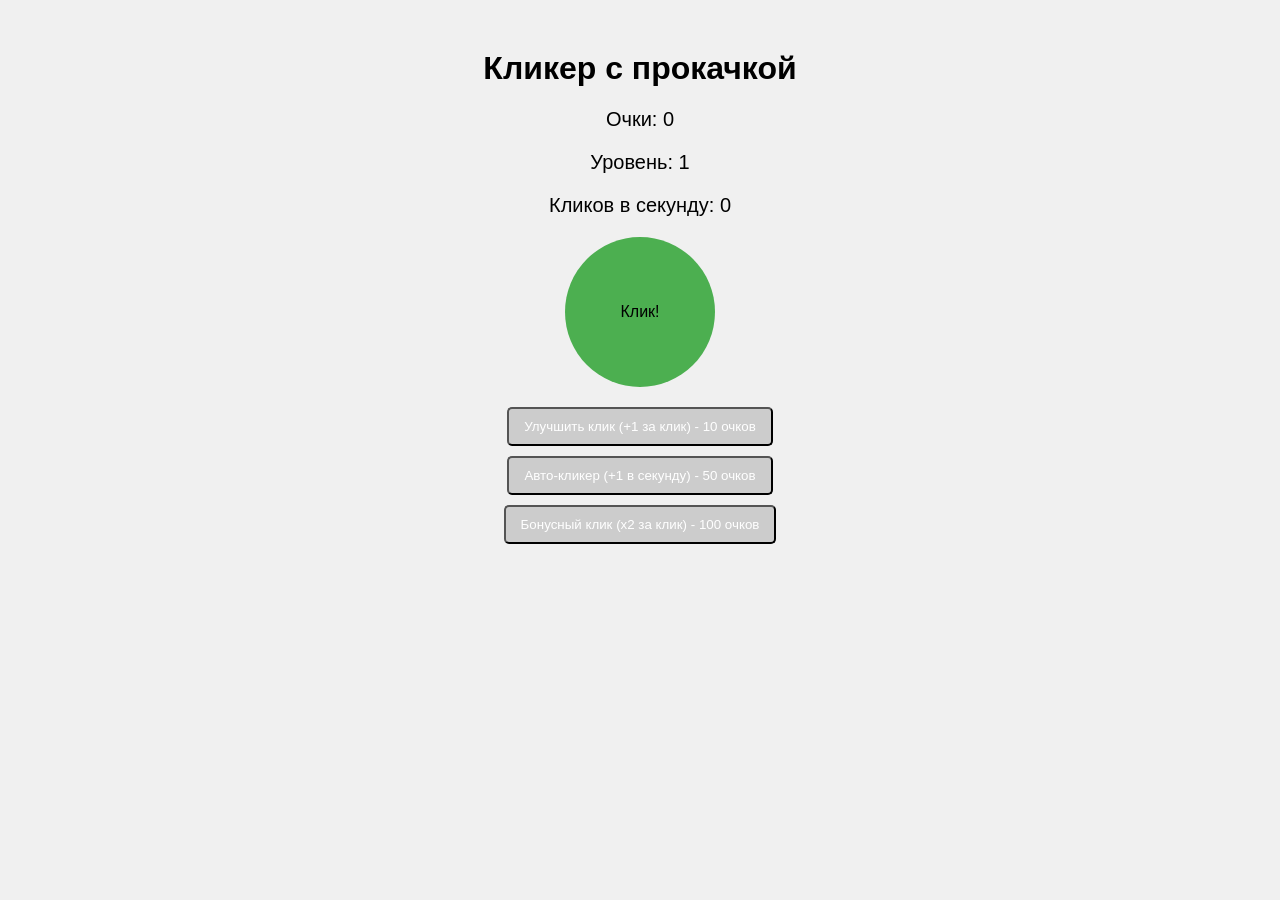
<file: Cliker.html>
<!DOCTYPE html>
<html lang="ru">
<head>
    <meta charset="UTF-8">
    <meta name="viewport" content="width=device-width, initial-scale=1.0">
    <title>Кликер с прокачкой</title>
    <style>
        body {
            font-family: Arial, sans-serif;
            text-align: center;
            margin-top: 50px;
            background-color: #f0f0f0;
            user-select: none; /* Отключаем выделение текста */
        }
        .clicker {
            width: 150px;
            height: 150px;
            margin: 20px auto;
            background-color: #4CAF50;
            border-radius: 50%;
            display: flex;
            justify-content: center;
            align-items: center;
            cursor: pointer;
            transition: transform 0.1s;
            user-select: none; /* Отключаем выделение текста */
        }
        .clicker:active {
            transform: scale(0.95);
        }
        .stats {
            margin: 20px 0;
            font-size: 20px;
        }
        .upgrades {
            display: flex;
            flex-direction: column;
            align-items: center;
            gap: 10px;
            margin-top: 20px;
        }
        .upgrade {
            background-color: #2196F3;
            color: white;
            padding: 10px 15px;
            border-radius: 5px;
            cursor: pointer;
            transition: background-color 0.3s;
            user-select: none; /* Отключаем выделение текста */
        }
        .upgrade:hover {
            background-color: #0b7dda;
        }
        .upgrade.disabled {
            background-color: #cccccc;
            cursor: not-allowed;
        }
    </style>
</head>
<body>
    <h1>Кликер с прокачкой</h1>
    <div class="stats">
        <p>Очки: <span id="score">0</span></p>
        <p>Уровень: <span id="level">1</span></p>
        <p>Кликов в секунду: <span id="clicksPerSecond">0</span></p>
    </div>
    <div class="clicker" onclick="clickButton()">
        <span id="clickerText">Клик!</span>
    </div>
    <div class="upgrades">
        <button class="upgrade" onclick="buyUpgrade(1)">Улучшить клик (+1 за клик) - 10 очков</button>
        <button class="upgrade" onclick="buyUpgrade(2)">Авто-кликер (+1 в секунду) - 50 очков</button>
        <button class="upgrade" onclick="buyUpgrade(3)">Бонусный клик (x2 за клик) - 100 очков</button>
    </div>

    <script>
        let score = 0;
        let level = 1;
        let clicksPerSecond = 0;
        let clickPower = 1;
        let autoClickInterval;
        let upgradeCosts = {
            1: 10,
            2: 50,
            3: 100
        };

        function updateDisplay() {
            document.getElementById('score').textContent = score;
            document.getElementById('level').textContent = level;
            document.getElementById('clicksPerSecond').textContent = clicksPerSecond;
            checkUpgradeAvailability();
        }

        function clickButton() {
            score += clickPower;
            updateDisplay();
            checkLevelUp();
        }

        function checkLevelUp() {
            if (score >= level * 100) {
                level++;
                updateDisplay();
            }
        }

        function buyUpgrade(upgradeId) {
            if (score >= upgradeCosts[upgradeId]) {
                score -= upgradeCosts[upgradeId];
                upgradeCosts[upgradeId] = Math.ceil(upgradeCosts[upgradeId] * 1.5);

                switch(upgradeId) {
                    case 1:
                        clickPower++;
                        document.querySelectorAll('.upgrade')[0].textContent =
                            `Улучшить клик (+1 за клик) - ${upgradeCosts[1]} очков`;
                        break;
                    case 2:
                        clicksPerSecond += 1;
                        document.querySelectorAll('.upgrade')[1].textContent =
                            `Авто-кликер (+1 в секунду) - ${upgradeCosts[2]} очков`;
                        if (!autoClickInterval) {
                            autoClickInterval = setInterval(() => {
                                score += clicksPerSecond;
                                updateDisplay();
                                checkLevelUp();
                            }, 1000);
                        }
                        break;
                    case 3:
                        clickPower *= 2;
                        document.querySelectorAll('.upgrade')[2].textContent =
                            `Бонусный клик (x2 за клик) - ${upgradeCosts[3]} очков`;
                        break;
                }
                updateDisplay();
            }
        }

        function checkUpgradeAvailability() {
            const upgrades = document.querySelectorAll('.upgrade');
            upgrades.forEach((upgrade, index) => {
                if (score >= upgradeCosts[index + 1]) {
                    upgrade.classList.remove('disabled');
                } else {
                    upgrade.classList.add('disabled');
                }
            });
        }

        // Инициализация
        updateDisplay();
        checkUpgradeAvailability();
    </script>
</body>
</html>
</file>
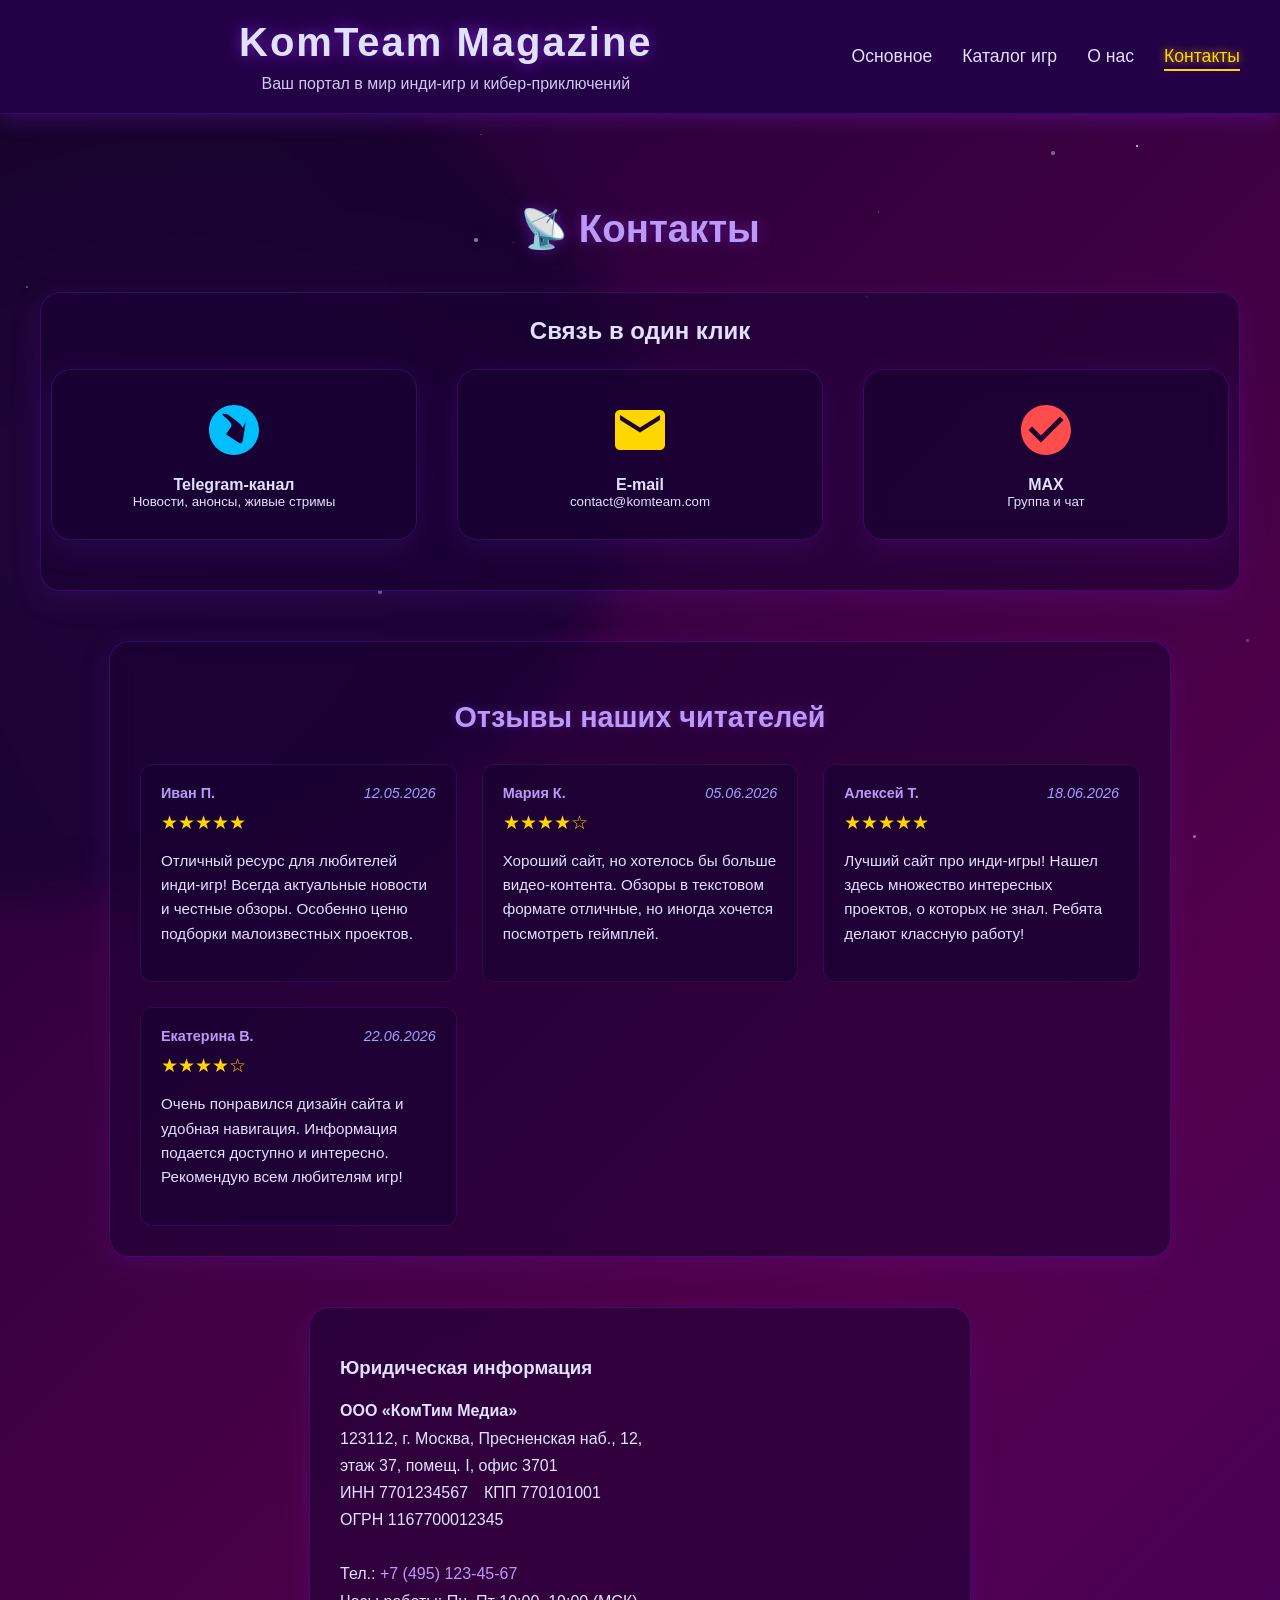
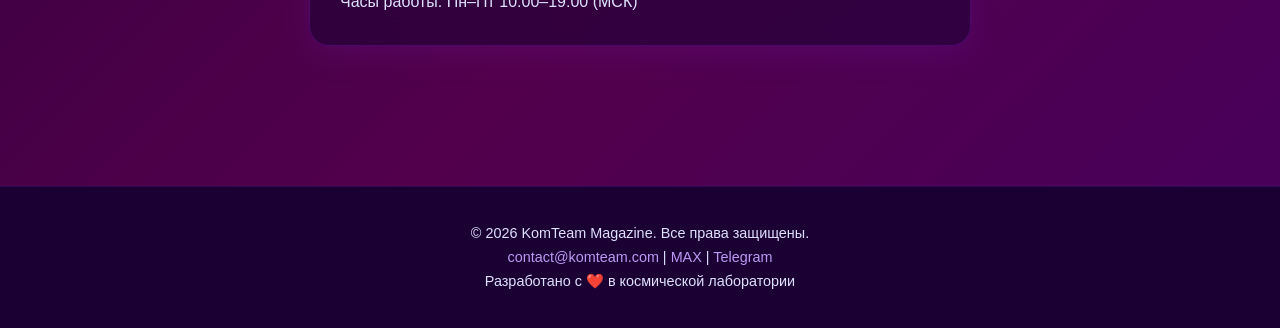
<file: Contacts.html>
<!DOCTYPE html>
<html lang="ru">
<head>
  <meta charset="UTF-8">
  <meta name="viewport" content="width=device-width, initial-scale=1.0">
  <title>Контакты — KomTeam Magazine</title>
  <link rel="stylesheet" href="Style.css">
</head>
<body>
  <script src="Script.js"></script>

  <!-- ГОЛОВА -->
  <header class="header">
    <div class="header-content">
      <div class="logo">
        <h1>KomTeam Magazine</h1>
        <p>Ваш портал в мир инди-игр и кибер-приключений</p>
      </div>
      <nav class="header-nav">
        <ul>
          <li><a href="Index.html">Основное</a></li>
          <li><a href="Catalog.html">Каталог игр</a></li>
          <li><a href="About.html">О нас</a></li>
          <li><a href="Contacts.html" class="active">Контакты</a></li>
        </ul>
      </nav>
    </div>
  </header>

  <!-- ТЕЛО -->
  <main class="contacts">
    <h2 class="contacts-title">📡 Контакты</h2>

    <!-- Быстрые каналы -->
    <section class="contacts-channels glass">
      <h3>Связь в один клик</h3>
      <div class="channels-grid">
        <a href="https://t.me/komteam" target="_blank" class="channel-card telegram">
          <span class="icon"></span>
          <strong>Telegram-канал</strong>
          <small>Новости, анонсы, живые стримы</small>
        </a>
        <a href="mailto:contact@komteam.com" class="channel-card email">
          <span class="icon"></span>
          <strong>E-mail</strong>
          <small>contact@komteam.com</small>
        </a>
        <a href="https://max.ru/komteam" target="_blank" class="channel-card max">
          <span class="icon"></span>
          <strong>MAX</strong>
          <small>Группа и чат</small>
        </a>
      </div>
    </section>

    <!-- Блок с отзывами пользователей -->
    <section class="contacts-reviews glass">
      <h3>Отзывы наших читателей</h3>
      <div class="reviews-grid">
        <div class="review-card">
          <div class="review-header">
            <span class="review-author">Иван П.</span>
            <span class="review-date">12.05.2026</span>
          </div>
          <div class="review-rating">★★★★★</div>
          <p class="review-text">Отличный ресурс для любителей инди-игр! Всегда актуальные новости и честные обзоры. Особенно ценю подборки малоизвестных проектов.</p>
        </div>
        <div class="review-card">
          <div class="review-header">
            <span class="review-author">Мария К.</span>
            <span class="review-date">05.06.2026</span>
          </div>
          <div class="review-rating">★★★★☆</div>
          <p class="review-text">Хороший сайт, но хотелось бы больше видео-контента. Обзоры в текстовом формате отличные, но иногда хочется посмотреть геймплей.</p>
        </div>
        <div class="review-card">
          <div class="review-header">
            <span class="review-author">Алексей Т.</span>
            <span class="review-date">18.06.2026</span>
          </div>
          <div class="review-rating">★★★★★</div>
          <p class="review-text">Лучший сайт про инди-игры! Нашел здесь множество интересных проектов, о которых не знал. Ребята делают классную работу!</p>
        </div>
        <div class="review-card">
          <div class="review-header">
            <span class="review-author">Екатерина В.</span>
            <span class="review-date">22.06.2026</span>
          </div>
          <div class="review-rating">★★★★☆</div>
          <p class="review-text">Очень понравился дизайн сайта и удобная навигация. Информация подается доступно и интересно. Рекомендую всем любителям игр!</p>
        </div>
      </div>
    </section>

    <!-- Адрес и реквизиты -->
    <section class="contacts-details glass">
      <h3>Юридическая информация</h3>
      <address>
        <strong>ООО «КомТим Медиа»</strong><br>
        123112, г. Москва, Пресненская наб., 12,<br>
        этаж 37, помещ. I, офис 3701<br>
        ИНН 7701234567 КПП 770101001<br>
        ОГРН 1167700012345<br><br>
        Тел.: <a href="tel:+74951234567">+7 (495) 123-45-67</a><br>
        Часы работы: Пн–Пт 10:00–19:00 (МСК)
      </address>
    </section>
  </main>

  <!-- НОГИ -->
  <footer class="footer">
    <p>© 2026 KomTeam Magazine. Все права защищены.</p>
    <p>
      <a href="mailto:contact@komteam.com">contact@komteam.com</a> |
      <a href="https://max.ru/komteam">MAX</a> |
      <a href="https://telegram.com/komteam">Telegram</a>
    </p>
    <p>Разработано с ❤️ в космической лаборатории</p>
  </footer>

  <!-- Анимационные элементы фона -->
  <div class="galaxy"></div>
</body>
</html>
</file>
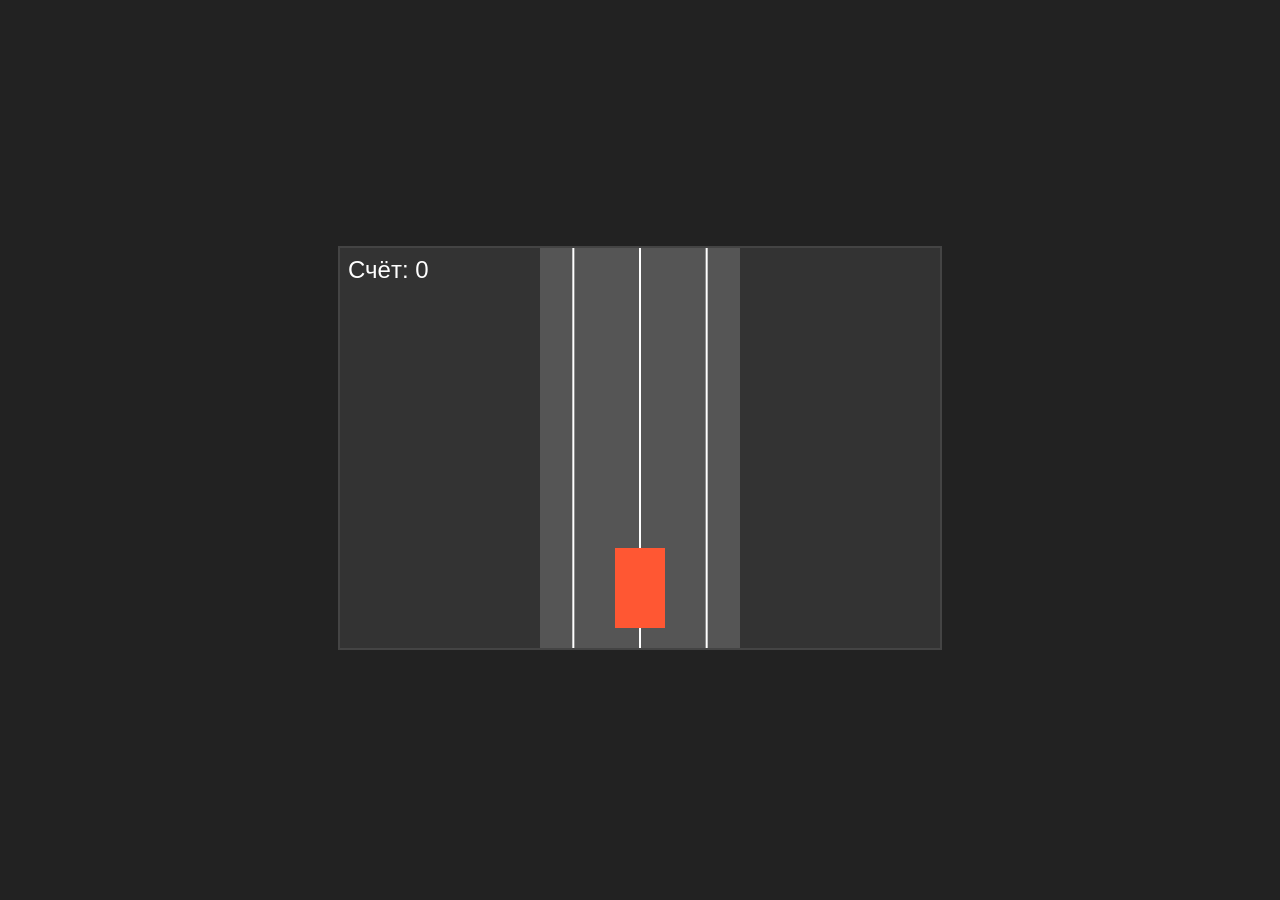
<file: Racing.html>
<!DOCTYPE html>
<html lang="ru">
<head>
    <meta charset="UTF-8">
    <meta name="viewport" content="width=device-width, initial-scale=1.0">
    <title>Аркадная гонка</title>
    <style>
        body {
            margin: 0;
            padding: 0;
            display: flex;
            justify-content: center;
            align-items: center;
            height: 100vh;
            background-color: #222;
            font-family: Arial, sans-serif;
        }
        #game-container {
            position: relative;
        }
        #game-canvas {
            background-color: #333;
            border: 2px solid #444;
        }
        #score {
            position: absolute;
            top: 10px;
            left: 10px;
            color: white;
            font-size: 24px;
        }
        #game-over {
            position: absolute;
            top: 50%;
            left: 50%;
            transform: translate(-50%, -50%);
            color: white;
            font-size: 48px;
            display: none;
        }
        #restart-btn {
            position: absolute;
            top: 60%;
            left: 50%;
            transform: translateX(-50%);
            padding: 10px 20px;
            font-size: 18px;
            background-color: #4CAF50;
            color: white;
            border: none;
            border-radius: 5px;
            cursor: pointer;
            display: none;
        }
    </style>
</head>
<body>
    <div id="game-container">
        <canvas id="game-canvas" width="600" height="400"></canvas>
        <div id="score">Счёт: 0</div>
        <div id="game-over">ИГРА ОКОНЧЕНА</div>
        <button id="restart-btn">НАЧАТЬ ЗАНОВО</button>
    </div>

    <script>
        const canvas = document.getElementById('game-canvas');
        const ctx = canvas.getContext('2d');
        const scoreElement = document.getElementById('score');
        const gameOverElement = document.getElementById('game-over');
        const restartBtn = document.getElementById('restart-btn');

        // Настройки игры
        const carWidth = 50;
        const carHeight = 80;
        const roadWidth = 200;
        const obstacleWidth = 50;
        const obstacleHeight = 50;
        const obstacleGap = 200;

        // Игровые объекты
        let carX = canvas.width / 2 - carWidth / 2;
        let carY = canvas.height - carHeight - 20;
        let obstacles = [];
        let score = 0;
        let gameSpeed = 3;
        let gameRunning = true;
        let keys = {};

        // Обработка нажатий клавиш
        document.addEventListener('keydown', (e) => {
            keys[e.key] = true;
        });

        document.addEventListener('keyup', (e) => {
            keys[e.key] = false;
        });

        // Кнопка перезапуска
        restartBtn.addEventListener('click', () => {
            resetGame();
            gameOverElement.style.display = 'none';
            restartBtn.style.display = 'none';
        });

        // Сброс игры
        function resetGame() {
            carX = canvas.width / 2 - carWidth / 2;
            obstacles = [];
            score = 0;
            gameSpeed = 3;
            gameRunning = true;
            scoreElement.textContent = `Счёт: ${score}`;
            gameLoop();
        }

        // Создание препятствий
        function createObstacle() {
            const lane = Math.floor(Math.random() * 3);
            const obstacleX = canvas.width / 2 - roadWidth / 2 + lane * (roadWidth / 3) + (roadWidth / 6) - obstacleWidth / 2;
            obstacles.push({
                x: obstacleX,
                y: -obstacleHeight,
                width: obstacleWidth,
                height: obstacleHeight
            });
        }

        // Обновление игры
        function update() {
            if (!gameRunning) return;

            // Движение машины
            if (keys['ArrowLeft'] && carX > canvas.width / 2 - roadWidth / 2) {
                carX -= 5;
            }
            if (keys['ArrowRight'] && carX < canvas.width / 2 + roadWidth / 2 - carWidth) {
                carX += 5;
            }

            // Движение препятствий
            for (let i = 0; i < obstacles.length; i++) {
                obstacles[i].y += gameSpeed;

                // Проверка столкновения
                if (
                    carX < obstacles[i].x + obstacles[i].width &&
                    carX + carWidth > obstacles[i].x &&
                    carY < obstacles[i].y + obstacles[i].height &&
                    carY + carHeight > obstacles[i].y
                ) {
                    gameRunning = false;
                    gameOverElement.style.display = 'block';
                    restartBtn.style.display = 'block';
                    return;
                }

                // Удаление препятствий за пределами экрана
                if (obstacles[i].y > canvas.height) {
                    obstacles.splice(i, 1);
                    score++;
                    scoreElement.textContent = `Счёт: ${score}`;

                    // Увеличение скорости каждые 5 очков
                    if (score % 5 === 0) {
                        gameSpeed += 0.5;
                    }
                }
            }

            // Создание новых препятствий
            if (Math.random() < 0.02 && obstacles.length < 5) {
                createObstacle();
            }
        }

        // Отрисовка игры
        function draw() {
            // Очистка канваса
            ctx.clearRect(0, 0, canvas.width, canvas.height);

            // Отрисовка дороги
            ctx.fillStyle = '#555';
            ctx.fillRect(canvas.width / 2 - roadWidth / 2, 0, roadWidth, canvas.height);

            // Отрисовка разметки дороги
            ctx.strokeStyle = '#FFF';
            ctx.lineWidth = 2;
            ctx.beginPath();
            ctx.moveTo(canvas.width / 2, 0);
            ctx.lineTo(canvas.width / 2, canvas.height);
            ctx.stroke();

            ctx.beginPath();
            ctx.moveTo(canvas.width / 2 - roadWidth / 3, 0);
            ctx.lineTo(canvas.width / 2 - roadWidth / 3, canvas.height);
            ctx.stroke();

            ctx.beginPath();
            ctx.moveTo(canvas.width / 2 + roadWidth / 3, 0);
            ctx.lineTo(canvas.width / 2 + roadWidth / 3, canvas.height);
            ctx.stroke();

            // Отрисовка машины
            ctx.fillStyle = '#FF5733';
            ctx.fillRect(carX, carY, carWidth, carHeight);

            // Отрисовка препятствий
            ctx.fillStyle = '#33FF57';
            for (const obstacle of obstacles) {
                ctx.fillRect(obstacle.x, obstacle.y, obstacle.width, obstacle.height);
            }
        }

        // Основной игровой цикл
        function gameLoop() {
            update();
            draw();
            if (gameRunning) {
                requestAnimationFrame(gameLoop);
            }
        }

        // Запуск игры
        resetGame();
    </script>
</body>
</html>
</file>
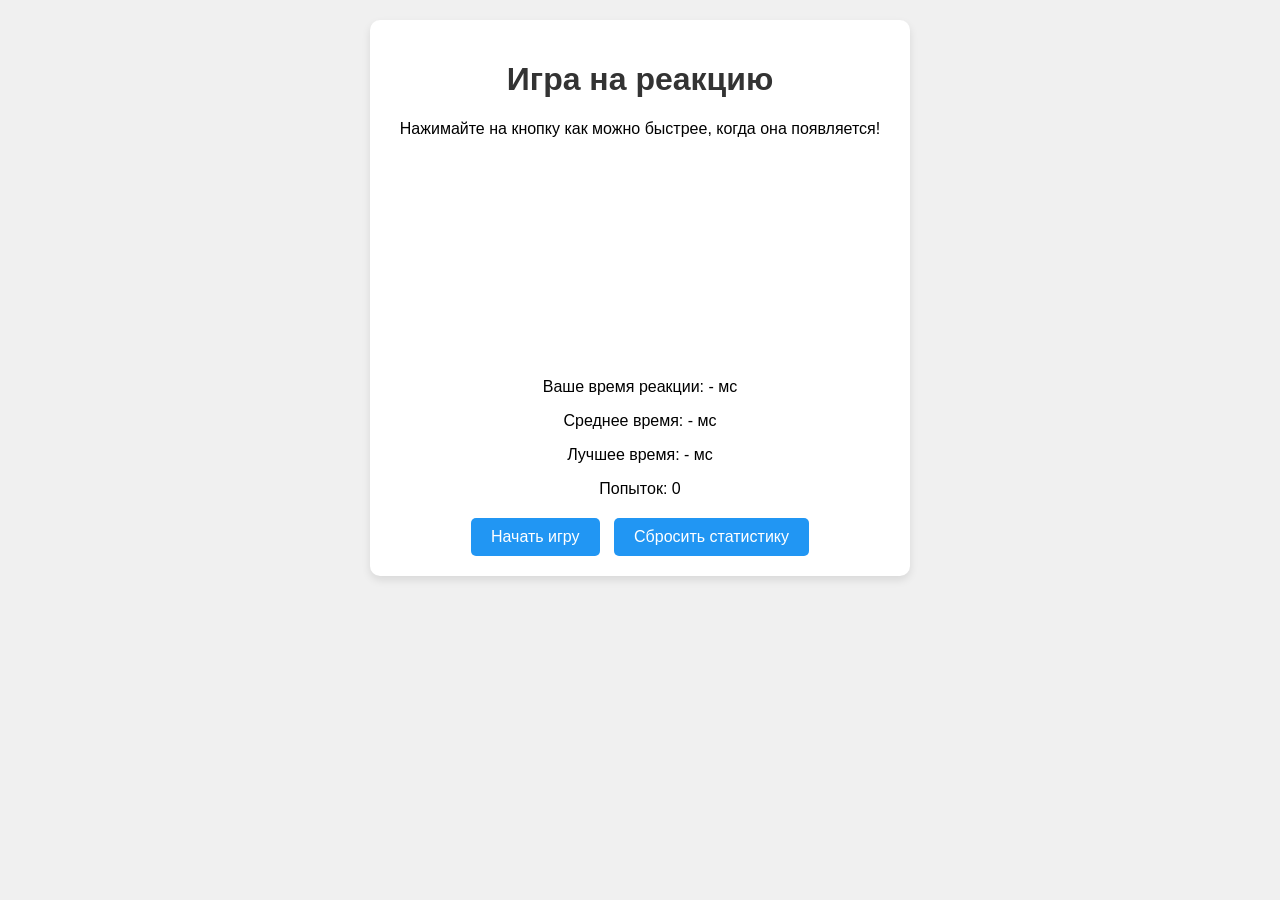
<file: Rec.html>
<!DOCTYPE html>
<html lang="ru">
<head>
    <meta charset="UTF-8">
    <meta name="viewport" content="width=device-width, initial-scale=1.0">
    <title>Игра на реакцию</title>
    <style>
        body {
            font-family: Arial, sans-serif;
            text-align: center;
            background-color: #f0f0f0;
            margin: 0;
            padding: 20px;
        }
        .game-container {
            background-color: white;
            border-radius: 10px;
            box-shadow: 0 4px 8px rgba(0, 0, 0, 0.1);
            padding: 20px;
            max-width: 500px;
            margin: 0 auto;
        }
        h1 {
            color: #333;
        }
        .game-area {
            margin: 20px 0;
            height: 200px;
            display: flex;
            justify-content: center;
            align-items: center;
        }
        #reaction-button {
            padding: 15px 30px;
            font-size: 18px;
            background-color: #4CAF50;
            color: white;
            border: none;
            border-radius: 5px;
            cursor: pointer;
            transition: background-color 0.3s;
        }
        #reaction-button:hover {
            background-color: #45a049;
        }
        #reaction-button:active {
            background-color: #3d8b40;
        }
        #reaction-button.hidden {
            display: none;
        }
        .stats {
            margin-top: 20px;
            font-size: 16px;
        }
        .controls {
            margin-top: 20px;
        }
        button {
            padding: 10px 20px;
            font-size: 16px;
            background-color: #2196F3;
            color: white;
            border: none;
            border-radius: 5px;
            cursor: pointer;
            margin: 0 5px;
        }
        button:hover {
            background-color: #0b7dda;
        }
    </style>
</head>
<body>
    <div class="game-container">
        <h1>Игра на реакцию</h1>
        <p>Нажимайте на кнопку как можно быстрее, когда она появляется!</p>

        <div class="game-area">
            <button id="reaction-button" class="hidden">Нажми меня!</button>
        </div>

        <div class="stats">
            <p>Ваше время реакции: <span id="reaction-time">-</span> мс</p>
            <p>Среднее время: <span id="average-time">-</span> мс</p>
            <p>Лучшее время: <span id="best-time">-</span> мс</p>
            <p>Попыток: <span id="attempts">0</span></p>
        </div>

        <div class="controls">
            <button id="start-button">Начать игру</button>
            <button id="reset-button">Сбросить статистику</button>
        </div>
    </div>

    <script>
        // Переменные для игры
        let startTime;
        let reactionTimes = [];
        let gameActive = false;
        let timeoutId;

        // Элементы DOM
        const reactionButton = document.getElementById('reaction-button');
        const startButton = document.getElementById('start-button');
        const resetButton = document.getElementById('reset-button');
        const reactionTimeDisplay = document.getElementById('reaction-time');
        const averageTimeDisplay = document.getElementById('average-time');
        const bestTimeDisplay = document.getElementById('best-time');
        const attemptsDisplay = document.getElementById('attempts');

        // Функция для начала игры
        function startGame() {
            if (gameActive) return;

            gameActive = true;
            startButton.disabled = true;

            // Скрываем кнопку на случайное время (1-4 секунды)
            const delay = Math.floor(Math.random() * 3000) + 1000;

            timeoutId = setTimeout(() => {
                reactionButton.classList.remove('hidden');
                startTime = new Date().getTime();
            }, delay);
        }

        // Функция для обработки нажатия на кнопку реакции
        function handleReaction() {
            if (!gameActive) return;

            const endTime = new Date().getTime();
            const reactionTime = endTime - startTime;

            // Сохраняем время реакции
            reactionTimes.push(reactionTime);

            // Обновляем статистику
            updateStats();

            // Скрываем кнопку
            reactionButton.classList.add('hidden');

            // Сбрасываем состояние игры
            gameActive = false;
            startButton.disabled = false;
            clearTimeout(timeoutId);
        }

        // Функция для обновления статистики
        function updateStats() {
            const lastTime = reactionTimes[reactionTimes.length - 1];
            reactionTimeDisplay.textContent = lastTime;

            const averageTime = reactionTimes.reduce((a, b) => a + b, 0) / reactionTimes.length;
            averageTimeDisplay.textContent = averageTime.toFixed(2);

            const bestTime = Math.min(...reactionTimes);
            bestTimeDisplay.textContent = bestTime;

            attemptsDisplay.textContent = reactionTimes.length;
        }

        // Функция для сброса статистики
        function resetStats() {
            reactionTimes = [];
            reactionTimeDisplay.textContent = '-';
            averageTimeDisplay.textContent = '-';
            bestTimeDisplay.textContent = '-';
            attemptsDisplay.textContent = '0';

            if (gameActive) {
                reactionButton.classList.add('hidden');
                gameActive = false;
                startButton.disabled = false;
                clearTimeout(timeoutId);
            }
        }

        // Обработчики событий
        startButton.addEventListener('click', startGame);
        reactionButton.addEventListener('click', handleReaction);
        resetButton.addEventListener('click', resetStats);
    </script>
</body>
</html>
</file>
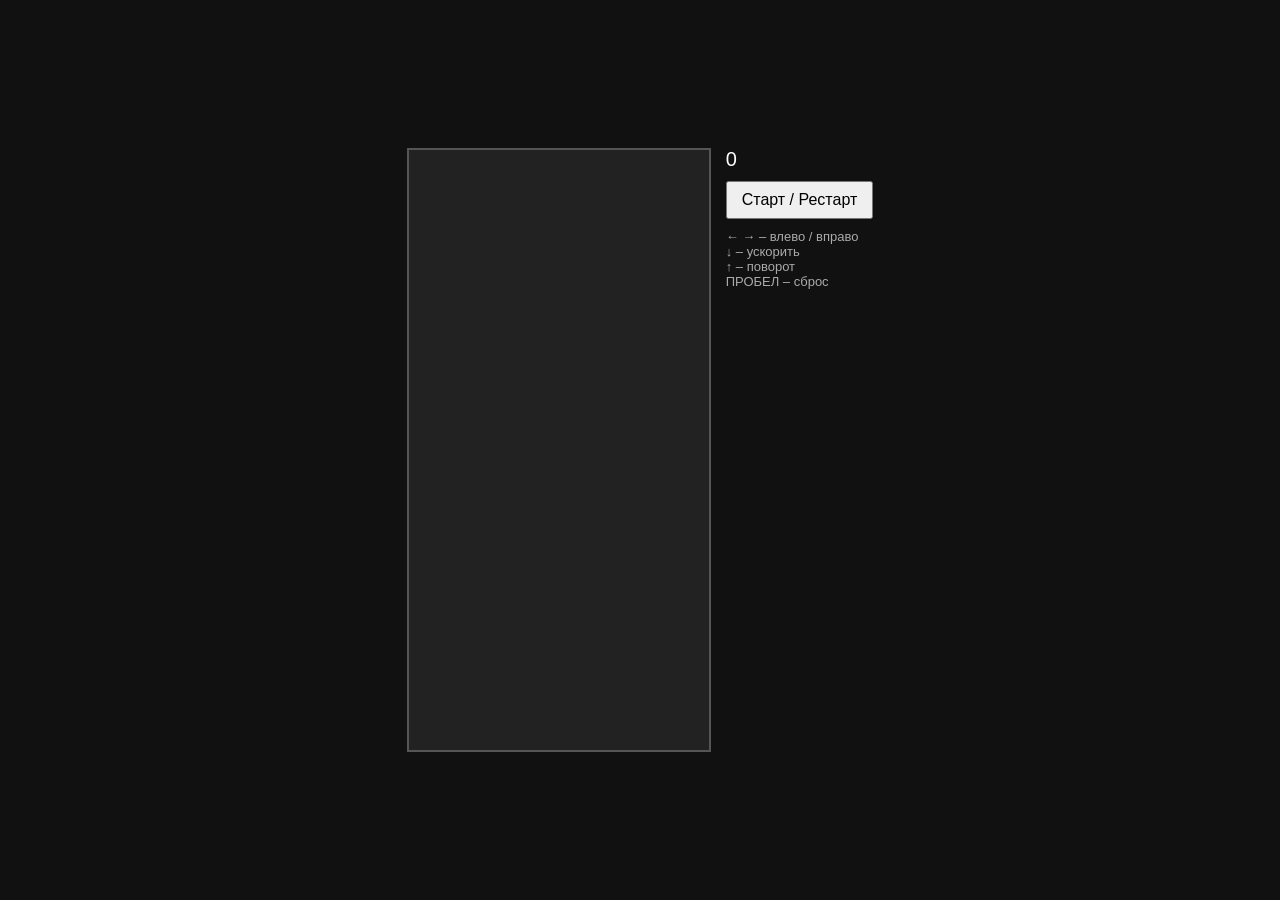
<file: Tetris.html>
<!DOCTYPE html>
<html lang="ru">
<head>
<meta charset="utf-8">
<title>Тетрис с обратным отсчётом</title>
<style>
body{margin:0;background:#111;display:flex;justify-content:center;align-items:center;height:100vh;font-family:Arial,Helvetica,sans-serif}
#wrap{display:flex;gap:15px;align-items:flex-start}
canvas{background:#222;border:2px solid #555}
#panel{color:#fff;display:flex;flex-direction:column;gap:10px}
#score{font-size:20px}
button{padding:8px 14px;font-size:16px;cursor:pointer}
#countdown{font-size:48px;color:#f00;text-align:center;position:absolute;top:50%;left:50%;transform:translate(-50%,-50%);pointer-events:none}
</style>
</head>
<body>
<div id="wrap">
  <canvas id="board"></canvas>
  <div id="panel">
    <div id="score">0</div>
    <button id="startBtn">Старт / Рестарт</button>
    <div style="font-size:13px;color:#aaa">
      ← →  – влево / вправо<br>
      ↓    – ускорить<br>
      ↑    – поворот<br>
      ПРОБЕЛ – сброс
    </div>
  </div>
</div>
<div id="countdown"></div>

<script>
/* ========== конфигурация ========== */
const COLS = 10;
const ROWS = 20;
const BLOCK = 30;          // px
const canvas = document.getElementById('board');
const ctx    = canvas.getContext('2d');
canvas.width  = COLS * BLOCK;
canvas.height = ROWS * BLOCK;
const countdownEl = document.getElementById('countdown');

/* ========== фигуры ========== */
const SHAPES = [
  [[1,1,1,1]],               // I
  [[1,1],[1,1]],              // O
  [[0,1,0],[1,1,1]],          // T
  [[1,1,0],[0,1,1]],          // S
  [[0,1,1],[1,1,0]],          // Z
  [[1,0,0],[1,1,1]],          // J
  [[0,0,1],[1,1,1]]           // L
];
const COLORS = ['#00f0f0','#f0f000','#a000f0','#00f000','#f00000','#0000f0','#f0a000'];

/* ========== игровые переменные ========== */
let board   = createMatrix(COLS, ROWS);
let piece   = null;
let score   = 0;
let dropCounter = 0;
let dropInterval = 500;  // мс
let lastTime = 0;
let gameOver = false;
let isCountingDown = false;

/* ========== мат. утилиты ========== */
function createMatrix(w,h){ return Array.from({length:h},()=>Array(w).fill(0)) }

function createPiece(){
  const typeId = Math.floor(Math.random()*SHAPES.length);
  return {
    shape: SHAPES[typeId],
    color: COLORS[typeId],
    x: Math.floor(COLS/2)-1,
    y: 0
  };
}

function collide(board, piece){
  for(let y=0;y<piece.shape.length;y++){
    for(let x=0;x<piece.shape[y].length;x++){
      if(piece.shape[y][x] &&
         (board[y+piece.y] && board[y+piece.y][x+piece.x])!==0){
        return true;
      }
    }
  }
  return false;
}

function merge(board, piece){
  piece.shape.forEach((row,y)=>{
    row.forEach((val,x)=>{
      if(val) board[y+piece.y][x+piece.x] = piece.color;
    });
  });
}

function rotate(piece){
  const p = JSON.parse(JSON.stringify(piece));
  const T  = p.shape[0].map((_,i)=>p.shape.map(row=>row[i]).reverse());
  p.shape = T;
  return p;
}

function valid(p){
  for(let y=0;y<p.shape.length;y++){
    for(let x=0;x<p.shape[y].length;x++){
      if(!p.shape[y][x]) continue;
      let nx = p.x + x;
      let ny = p.y + y;
      if(nx<0 || nx>=COLS || ny>=ROWS) return false;
      if(ny>=0 && board[ny][nx]) return false;
    }
  }
  return true;
}

function sweep(){
  let lines = 0;
  outer: for(let y=ROWS-1;y>=0;y--){
    for(let x=0;x<COLS;x++){
      if(board[y][x]===0) continue outer;
    }
    board.splice(y,1);
    board.unshift(Array(COLS).fill(0));
    lines++;
    y++;
  }
  if(lines>0){
    score += (lines===1?100:lines===2?300:lines===3?500:800)*(1+Math.floor(score/1000));
    document.getElementById('score').textContent = score;
    dropInterval = Math.max(50, 500 - Math.floor(score/1000)*20);
  }
}

/* ========== обратный отсчёт ========== */
function startCountdown(){
  if(isCountingDown) return;
  isCountingDown = true;

  let count = 3;
  countdownEl.textContent = count;
  countdownEl.style.display = 'block';

  const interval = setInterval(() => {
    count--;
    if(count > 0){
      countdownEl.textContent = count;
      // Звуковой сигнал
      const audioCtx = new (window.AudioContext || window.webkitAudioContext)();
      const oscillator = audioCtx.createOscillator();
      oscillator.type = 'sine';
      oscillator.frequency.setValueAtTime(800, audioCtx.currentTime);
      oscillator.connect(audioCtx.destination);
      oscillator.start();
      oscillator.stop(audioCtx.currentTime + 0.1);
    } else {
      countdownEl.style.display = 'none';
      clearInterval(interval);
      isCountingDown = false;
      // Начать игру
      piece = createPiece();
      lastTime = performance.now();
      update();
    }
  }, 1000);
}

/* ========== игровой цикл ========== */
function playerDrop(){
  piece.y++;
  if(collide(board, piece)){
    piece.y--;
    merge(board, piece);
    sweep();
    piece = createPiece();
    if(collide(board, piece)){
      gameOver = true;
      alert('Игра окончена! Счёт: '+score);
    }
  }
  dropCounter = 0;
}

function playerMove(dir){
  piece.x+=dir;
  if(collide(board, piece)) piece.x-=dir;
}

function playerRotate(){
  const p = rotate(piece);
  if(valid(p)) piece = p;
}

function hardDrop(){
  while(!collide(board, piece)){ piece.y++; }
  piece.y--;
  playerDrop();
}

function update(time=0){
  if(gameOver || isCountingDown) return;
  const dt = time - lastTime;
  lastTime = time;
  dropCounter += dt;
  if(dropCounter > dropInterval) playerDrop();
  draw();
  requestAnimationFrame(update);
}

function draw(){
  ctx.fillStyle = '#111';
  ctx.fillRect(0,0,canvas.width,canvas.height);
  drawMatrix(board, 0, 0);
  if(piece){
    drawMatrix(piece.shape, piece.x, piece.y, piece.color);
  }
}

function drawMatrix(matrix, ox, oy, color=null){
  matrix.forEach((row,y)=>{
    row.forEach((val,x)=>{
      if(val){
        ctx.fillStyle = color || val;
        ctx.fillRect((ox+x)*BLOCK, (oy+y)*BLOCK, BLOCK-1, BLOCK-1);
      }
    });
  });
}

/* ========== управление ========== */
document.addEventListener('keydown', e=>{
  if(gameOver || isCountingDown) return;
  if(e.key==='ArrowLeft')  playerMove(-1);
  if(e.key==='ArrowRight') playerMove(1);
  if(e.key==='ArrowDown')  playerDrop();
  if(e.key==='ArrowUp')    playerRotate();
  if(e.key===' ')          hardDrop();
});

document.getElementById('startBtn').addEventListener('click',()=>{
  if(isCountingDown) return;
  board   = createMatrix(COLS, ROWS);
  score   = 0;
  dropInterval = 500;
  gameOver = false;
  document.getElementById('score').textContent = 0;
  startCountdown();
});

</script>
</body>
</html>
</file>
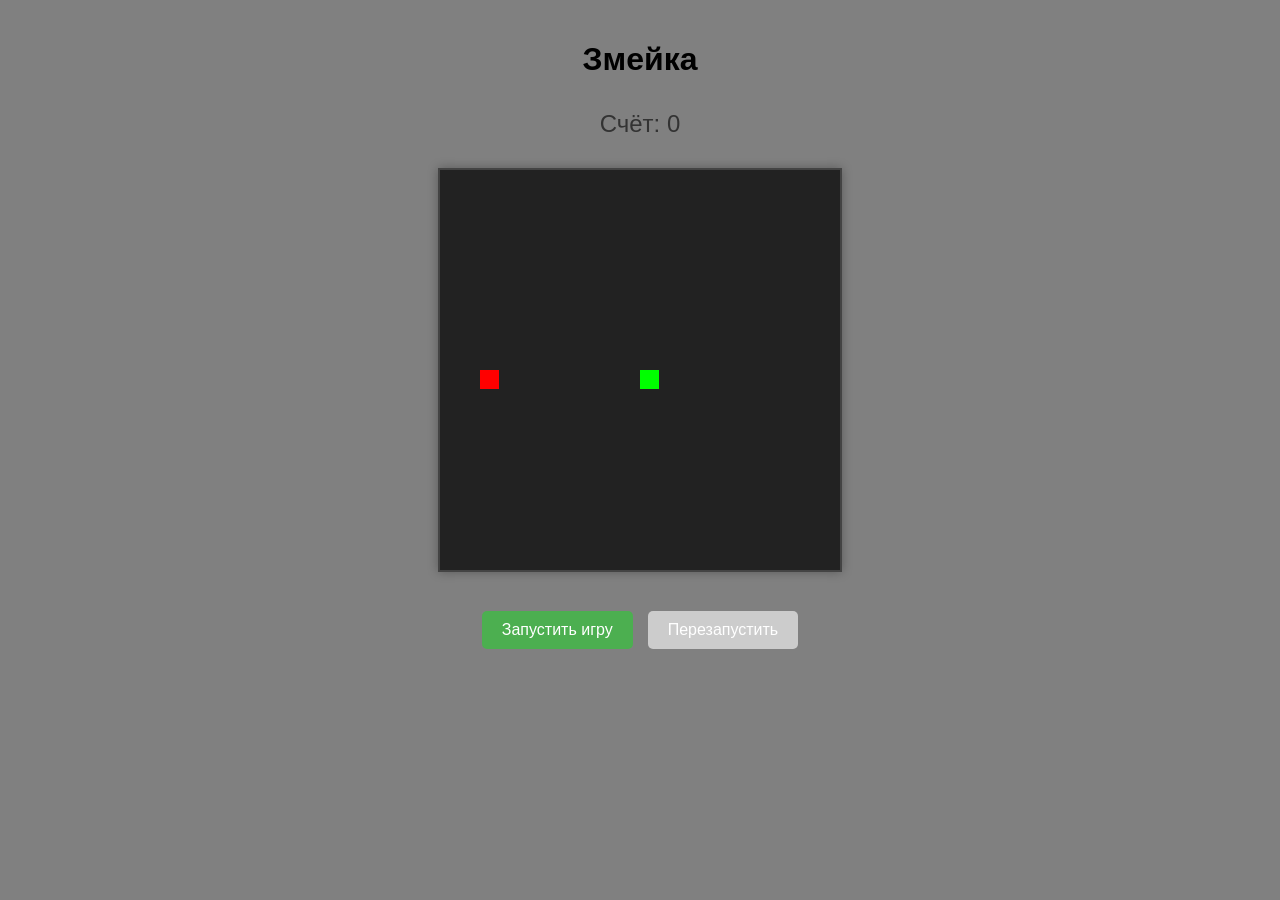
<file: Zmeika.html>
<!DOCTYPE html>
<html lang="ru">
<head>
    <meta charset="UTF-8">
    <meta name="viewport" content="width=device-width, initial-scale=1.0">
    <title>Змейка</title>
    <style>
        body {
            font-family: Arial, sans-serif;
            display: flex;
            flex-direction: column;
            align-items: center;
            background-color: gray;
            margin: 0;
            padding: 20px;
        }
        #game-container {
            position: relative;
            margin: 20px auto;
        }
        #game-canvas {
            background-color: #222;
            border: 2px solid #444;
            box-shadow: 0 0 10px rgba(0,0,0,0.3);
        }
        #score {
            font-size: 24px;
            margin: 10px 0;
            color: #333;
        }
        .controls {
            display: flex;
            gap: 15px;
            margin-top: 15px;
        }
        button {
            padding: 10px 20px;
            font-size: 16px;
            cursor: pointer;
            background-color: #4CAF50;
            color: white;
            border: none;
            border-radius: 5px;
            transition: background-color 0.3s;
        }
        button:hover {
            background-color: #45a049;
        }
        button:disabled {
            background-color: #cccccc;
            cursor: not-allowed;
        }
        #countdown {
            font-size: 48px;
            color: #ff0000;
            font-weight: bold;
            position: absolute;
            top: 50%;
            left: 50%;
            transform: translate(-50%, -50%);
            z-index: 10;
            display: none;
        }
    </style>
</head>
<body>
    <h1>Змейка</h1>
    <div id="score">Счёт: 0</div>
    <div id="game-container">
        <canvas id="game-canvas" width="400" height="400"></canvas>
        <div id="countdown">3</div>
    </div>
    <div class="controls">
        <button id="start-btn">Запустить игру</button>
        <button id="restart-btn" disabled>Перезапустить</button>
    </div>

    <script>
        // Получаем элементы DOM
        const canvas = document.getElementById('game-canvas');
        const ctx = canvas.getContext('2d');
        const scoreElement = document.getElementById('score');
        const countdownElement = document.getElementById('countdown');
        const startButton = document.getElementById('start-btn');
        const restartButton = document.getElementById('restart-btn');

        // Константы игры
        const GRID_SIZE = 20;
        const GRID_WIDTH = canvas.width / GRID_SIZE;
        const GRID_HEIGHT = canvas.height / GRID_SIZE;

        // Переменные игры
        let snake = [];
        let food = {};
        let direction = 'up';
        let nextDirection = 'up';
        let score = 0;
        let gameRunning = false;
        let gameLoop = null;
        let countdownTimer = null;

        // Инициализация игры
        function initGame() {
            // Сбрасываем змейку в центр
            snake = [
                { x: Math.floor(GRID_WIDTH / 2), y: Math.floor(GRID_HEIGHT / 2) }
            ];
            direction = 'up';
            nextDirection = 'up';
            score = 0;
            scoreElement.textContent = `Счёт: ${score}`;
            generateFood();
            drawGame();
        }

        // Генерация еды
        function generateFood() {
            let foodPosition;
            do {
                foodPosition = {
                    x: Math.floor(Math.random() * GRID_WIDTH),
                    y: Math.floor(Math.random() * GRID_HEIGHT)
                };
                // Проверяем, что еда не появляется на змейке
            } while (snake.some(segment => segment.x === foodPosition.x && segment.y === foodPosition.y));
            food = foodPosition;
        }

        // Отрисовка игры
        function drawGame() {
            // Очистка канваса
            ctx.clearRect(0, 0, canvas.width, canvas.height);

            // Отрисовка змейки
            snake.forEach((segment, index) => {
                ctx.fillStyle = index === 0 ? '#00ff00' : '#00cc00'; // Голова ярче
                ctx.fillRect(segment.x * GRID_SIZE, segment.y * GRID_SIZE, GRID_SIZE - 1, GRID_SIZE - 1);
            });

            // Отрисовка еды
            ctx.fillStyle = '#ff0000';
            ctx.fillRect(food.x * GRID_SIZE, food.y * GRID_SIZE, GRID_SIZE - 1, GRID_SIZE - 1);
        }

        // Обновление игры
        function updateGame() {
            // Обновляем направление
            direction = nextDirection;

            // Получаем голову змейки
            const head = { ...snake[0] };

            // Двигаем голову в зависимости от направления
            switch (direction) {
                case 'up': head.y--; break;
                case 'down': head.y++; break;
                case 'left': head.x--; break;
                case 'right': head.x++; break;
            }

            // Проверка на столкновение со стеной
            if (head.x < 0 || head.x >= GRID_WIDTH || head.y < 0 || head.y >= GRID_HEIGHT) {
                gameOver();
                return;
            }

            // Проверка на столкновение с собой
            if (snake.some(segment => segment.x === head.x && segment.y === head.y)) {
                gameOver();
                return;
            }

            // Добавляем новую голову
            snake.unshift(head);

            // Проверка на поедание еды
            if (head.x === food.x && head.y === food.y) {
                score++;
                scoreElement.textContent = `Счёт: ${score}`;
                generateFood();
            } else {
                // Удаляем хвост, если еда не съедена
                snake.pop();
            }

            // Отрисовка
            drawGame();
        }

        // Завершение игры
        function gameOver() {
            clearInterval(gameLoop);
            gameRunning = false;
            startButton.disabled = false;
            restartButton.disabled = false;
            countdownElement.style.display = 'none';
        }

        // Запуск игры с отсчётом
        function startGame() {
            if (gameRunning) return;

            initGame();
            gameRunning = true;
            startButton.disabled = true;
            restartButton.disabled = true;

            // Показываем отсчёт
            countdownElement.style.display = 'block';
            let count = 3;
            countdownElement.textContent = count;

            countdownTimer = setInterval(() => {
                count--;
                if (count <= 0) {
                    clearInterval(countdownTimer);
                    countdownElement.style.display = 'none';
                    gameLoop = setInterval(updateGame, 150); // Скорость игры
                } else {
                    countdownElement.textContent = count;
                }
            }, 1000);
        }

        // Перезапуск игры
        function restartGame() {
            clearInterval(gameLoop);
            clearInterval(countdownTimer);
            startGame();
        }

        // Управление клавиатурой
        document.addEventListener('keydown', (e) => {
            if (!gameRunning) return;

            switch (e.key) {
                case 'ArrowUp':
                    if (direction !== 'down') nextDirection = 'up';
                    break;
                case 'ArrowDown':
                    if (direction !== 'up') nextDirection = 'down';
                    break;
                case 'ArrowLeft':
                    if (direction !== 'right') nextDirection = 'left';
                    break;
                case 'ArrowRight':
                    if (direction !== 'left') nextDirection = 'right';
                    break;
            }
        });

        // Кнопки управления
        startButton.addEventListener('click', startGame);
        restartButton.addEventListener('click', restartGame);

        // Инициализация при загрузке
        initGame();
    </script>
</body>
</html>
</file>
<file: Style.css>
body {
    margin: 0;
    padding: 0;
    height: 100vh;
    overflow-y: auto;
    font-family: 'Arial', sans-serif;
    color: #e0e0ff;
    background: linear-gradient(135deg, #1a0033, #52004b, #3a006e, #240047, #1a0033);
    background-size: 400% 400%;
    animation: cosmicGradient 18s ease infinite;
  }
  
  /* Голова */
  .header {
    background-color: #240047;
    color: #e0e0ff;
    text-align: center;
    padding: 40px 20px;
    box-shadow: 0 4px 20px rgba(138, 43, 226, 0.3);
    position: relative;
    z-index: 10;
    border-bottom: 1px solid rgba(138, 43, 226, 0.2);
  }
  
  .header h1 {
    margin: 0 0 10px 0;
    font-size: 3rem;
    text-shadow: 0 0 15px rgba(138, 43, 226, 0.7);
    letter-spacing: 2px;
  }
  
  .header p {
    margin: 0;
    font-size: 1.1rem;
    opacity: 0.9;
  }
  
  /* Тело — каталог игр */
  .catalog {
    padding: 40px 20px;
    display: grid;
    grid-template-columns: repeat(auto-fill, minmax(250px, 1fr));
    gap: 30px;
    margin-bottom: 60px;
    position: relative;
    z-index: 10;
  }
  
  .game-card {
    background-color: rgba(26, 0, 51, 0.6);
    border-radius: 15px;
    padding: 20px;
    text-align: center;
    border: 1px solid rgba(138, 43, 226, 0.3);
    backdrop-filter: blur(10px);
    transition: transform 0.3s ease, box-shadow 0.3s ease;
  }
  
  .game-card:hover {
    transform: translateY(-8px);
    box-shadow: 0 10px 30px rgba(138, 43, 226, 0.4);
  }
  
  .game-card img {
    width: 120px;
    height: 120px;
    border-radius: 10px;
    margin-bottom: 15px;
    border: 1px solid rgba(138, 43, 226, 0.4);
  }
  
  .game-card h3 {
    margin: 10px 0 5px;
    color: #bb9af7;
    font-size: 1.4rem;
  }
  
  .game-card p {
    color: #d0d0ff;
    font-size: 0.95rem;
    line-height: 1.5;
  }
  
  /* Ноги (футер) */
  .footer {
    background-color: #1a0033;
    color: #e0e0ff;
    text-align: center;
    padding: 30px 20px;
    border-top: 1px solid rgba(138, 43, 226, 0.2);
    position: relative;
    z-index: 10;
    margin-top: 40px;
  }
  
  .footer p {
    margin: 8px 0;
    font-size: 0.9rem;
  }
  
  .footer a {
    color: #bb9af7;
    text-decoration: none;
    transition: color 0.3s ease;
  }
  
  .footer a:hover {
    color: #e0e0ff;
    text-shadow: 0 0 8px rgba(138, 43, 226, 0.8);
  }
  
  /* Звёзды — случайные, мерцающие */
  .star {
    position: absolute;
    background-color: #fff;
    border-radius: 50%;
    animation: twinkle var(--duration) ease-in-out infinite;
    opacity: var(--opacity);
    box-shadow: 0 0 var(--glow) rgba(138, 43, 226, 0.8);
  }
  
  @keyframes twinkle {
    0%, 100% { opacity: var(--opacity); transform: scale(1); }
    50% { opacity: 0; transform: scale(0.8); }
  }
  
  /* Галактика */
  .galaxy {
    position: absolute;
    bottom: -100px;
    left: 50%;
    transform: translateX(-50%);
    width: 400px;
    height: 200px;
    background: radial-gradient(ellipse, rgba(138, 43, 226, 0.2), transparent 70%);
    border-radius: 50%;
    filter: blur(25px);
    z-index: -1;
    animation: drift 30s linear infinite;
  }
  
  @keyframes drift {
    0% { transform: translateX(-50%) translateY(0); }
    100% { transform: translateX(-50%) translateY(20px); }
  }

  /* БЛОК НОВОСТЕЙ */
.news {
    padding: 60px 20px;
    background-color: rgba(26, 0, 51, 0.4);
    margin: 0 auto;
    max-width: 1200px;
    border-radius: 20px;
    margin-top: 40px;
    margin-bottom: 40px;
    backdrop-filter: blur(10px);
    border: 1px solid rgba(138, 43, 226, 0.2);
    box-shadow: 0 8px 30px rgba(138, 43, 226, 0.1);
    position: relative;
    z-index: 10;
  }
  
  .news h2 {
    text-align: center;
    color: #bb9af7;
    margin-bottom: 30px;
    font-size: 2rem;
    text-shadow: 0 0 10px rgba(138, 43, 226, 0.5);
  }
  
  .news-grid {
    display: grid;
    grid-template-columns: repeat(auto-fill, minmax(300px, 1fr));
    gap: 25px;
  }
  
  .news-card {
    background-color: rgba(26, 0, 51, 0.7);
    border-radius: 15px;
    padding: 20px;
    border: 1px solid rgba(138, 43, 226, 0.3);
    transition: transform 0.3s ease, box-shadow 0.3s ease;
    backdrop-filter: blur(8px);
  }
  
  .news-card:hover {
    transform: translateY(-6px);
    box-shadow: 0 10px 25px rgba(138, 43, 226, 0.3);
  }
  
  .news-card h3 {
    color: #bb9af7;
    margin-bottom: 12px;
    font-size: 1.3rem;
  }
  
  .news-card p {
    color: #d0d0ff;
    font-size: 0.95rem;
    line-height: 1.6;
    margin-bottom: 12px;
  }
  
  .news-card time {
    display: block;
    font-size: 0.85rem;
    color: #9ca8c2;
    font-style: italic;
  }

  .top-games {
    padding: 40px 20px;
    text-align: center;
    position: relative;
    z-index: 10;
}

.top-games h2 {
    color: #bb9af7;
    margin-bottom: 50px;
    font-size: 2.2rem;
    text-shadow: 0 0 10px rgba(138, 43, 226, 0.5);
}

/* Пьедестал */
.podium {
    display: flex;
    justify-content: center;
    align-items: flex-end;
    gap: 30px;
    max-width: 1000px;
    margin: 0 auto;
}

.podium-place {
    display: flex;
    flex-direction: column;
    align-items: center;
    transition: transform 0.3s ease;
}

.podium-place:hover {
    transform: scale(1.05);
}

/* Стили для мест на пьедестале */
.first {
    height: 350px;
    order: 2;
}

.second {
    height: 280px;
    order: 1;
}

.third {
    height: 230px;
    order: 3;
}

/* Карточка игры на пьедестале */
.podium-place .game-card {
    background-color: rgba(26, 0, 51, 0.6);
    border-radius: 15px;
    padding: 25px;
    text-align: center;
    border: 1px solid rgba(138, 43, 226, 0.3);
    backdrop-filter: blur(10px);
    transition: all 0.3s ease;
    width: 220px;
    position: relative;
    text-decoration: none;
    color: #e0e0ff;
    display: block;
}

.podium-place .game-card:hover {
    box-shadow: 0 15px 40px rgba(138, 43, 226, 0.5);
    transform: translateY(-10px);
}

.podium-place .game-card img {
    width: 100px;
    height: 100px;
    border-radius: 10px;
    margin-bottom: 15px;
    border: 2px solid rgba(138, 43, 226, 0.5);
    object-fit: cover;
}

.podium-place .game-card h3 {
    margin: 10px 0 5px;
    color: #bb9af7;
    font-size: 1.3rem;
}

.podium-place .game-card p {
    color: #d0d0ff;
    font-size: 0.9rem;
    line-height: 1.5;
    margin-bottom: 15px;
}

/* Медаль места */
.place-badge {
    position: absolute;
    top: -15px;
    right: -15px;
    width: 50px;
    height: 50px;
    background: linear-gradient(135deg, #ffd700, #ffb900);
    border-radius: 50%;
    display: flex;
    align-items: center;
    justify-content: center;
    font-weight: bold;
    font-size: 1.5rem;
    color: #1a0033;
    border: 3px solid #1a0033;
    box-shadow: 0 4px 15px rgba(255, 215, 0, 0.5);
}

.first .place-badge {
    background: linear-gradient(135deg, #ffd700, #ffec8b);
}

.second .place-badge {
    background: linear-gradient(135deg, #c0c0c0, #a8a8a8);
    color: #1a0033;
}

.third .place-badge {
    background: linear-gradient(135deg, #cd7f32, #b8860b);
}

/* Обновлённый стиль для шапки */
.header {
  background-color: #240047;
  color: #e0e0ff;
  padding: 20px 40px;
  box-shadow: 0 4px 20px rgba(138, 43, 226, 0.3);
  position: relative;
  z-index: 10;
  border-bottom: 1px solid rgba(138, 43, 226, 0.2);
}

.header-content {
  display: flex;
  justify-content: space-between;
  align-items: center;
  max-width: 1200px;
  margin: 0 auto;
}

.logo {
  flex: 1;
}

.header h1 {
  margin: 0 0 10px 0;
  font-size: 2.5rem;
  text-shadow: 0 0 15px rgba(138, 43, 226, 0.7);
  letter-spacing: 2px;
}

.header p {
  margin: 0;
  font-size: 1rem;
  opacity: 0.9;
}

/* Стиль для навигационного меню */
.header-nav ul {
  list-style: none;
  padding: 0;
  margin: 0;
  display: flex;
  gap: 30px;
}

.header-nav li {
  position: relative;
}

.header-nav a {
  color: #e0e0ff;
  text-decoration: none;
  font-size: 1.1rem;
  font-weight: 500;
  transition: color 0.3s ease;
  padding: 5px 0;
  position: relative;
}

.header-nav a:hover {
  color: #bb9af7;
  text-shadow: 0 0 8px rgba(138, 43, 226, 0.5);
}

.header-nav a::after {
  content: '';
  position: absolute;
  bottom: 0;
  left: 0;
  width: 0;
  height: 2px;
  background-color: #bb9af7;
  transition: width 0.3s ease;
}

.header-nav a:hover::after {
  width: 100%;
}

/* === О НАС === */
.about {
  padding: 60px 20px;
  max-width: 1200px;
  margin: 0 auto;
  position: relative;
  z-index: 10;
}
.about-title {
  text-align: center;
  color: #bb9af7;
  font-size: 2.4rem;
  margin-bottom: 40px;
  text-shadow: 0 0 15px rgba(138, 43, 226, 0.5);
}

/* Glass-эффект */
.glass {
  background: rgba(26, 0, 51, 0.55);
  border: 1px solid rgba(138, 43, 226, 0.25);
  backdrop-filter: blur(12px);
  border-radius: 20px;
  box-shadow: 0 8px 32px rgba(138, 43, 226, 0.15);
  transition: transform .3s ease, box-shadow .3s ease;
}
.glass:hover {
  transform: translateY(-5px);
  box-shadow: 0 12px 40px rgba(138, 43, 226, 0.25);
}

/* Вводный абзац */
.about-intro {
  font-size: 1.15rem;
  line-height: 1.8;
  text-align: center;
  max-width: 800px;
  margin: 0 auto 60px;
  padding: 30px;
}

/* Ценности */
.about-values h3,
.about-team h3,
.about-stats h3 {
  text-align: center;
  color: #bb9af7;
  font-size: 1.8rem;
  margin-bottom: 30px;
  text-shadow: 0 0 10px rgba(138, 43, 226, 0.4);
}
.values-grid {
  display: grid;
  grid-template-columns: repeat(auto-fit, minmax(250px, 1fr));
  gap: 25px;
  margin-bottom: 60px;
}
.value-card {
  padding: 25px;
  text-align: center;
}
.value-card h4 {
  color: #ffd700;
  margin: 0 0 10px;
  font-size: 1.3rem;
}
.value-card p {
  color: #e0e0ff;
  font-size: 0.95rem;
  line-height: 1.6;
}

/* Команда */
.team-grid {
  display: flex;
  flex-wrap: wrap;
  justify-content: center;
  gap: 35px;
  margin-bottom: 60px;
}
.team-member {
  width: 260px;
  text-align: center;
  padding: 25px;
}
.team-member img {
  width: 120px;
  height: 120px;
  border-radius: 50%;
  border: 3px solid rgba(138, 43, 226, 0.5);
  margin-bottom: 15px;
  object-fit: cover;
  transition: transform .3s ease;
}
.team-member:hover img {
  transform: scale(1.05);
}
.team-member figcaption {
  color: #e0e0ff;
}
.team-member strong {
  display: block;
  color: #bb9af7;
  margin-bottom: 8px;
  font-size: 1.15rem;
}
.team-member span {
  font-size: 0.9rem;
  line-height: 1.5;
}

/* Статистика */
.about-stats {
  padding: 40px;
  text-align: center;
}
.stats-list {
  list-style: none;
  padding: 0;
  margin: 0;
  display: flex;
  flex-wrap: wrap;
  justify-content: center;
  gap: 30px;
}
.stats-list li {
  flex: 1 1 200px;
  font-size: 1.1rem;
  color: #e0e0ff;
}
.stats-list span {
  display: block;
  font-size: 2.2rem;
  font-weight: 700;
  color: #ffd700;
  text-shadow: 0 0 10px rgba(255, 215, 0, 0.6);
}

/* Подсветка активного пункта меню */
.header-nav a.active {
  color: #ffd700;
  text-shadow: 0 0 8px rgba(255, 215, 0, 0.7);
}
.header-nav a.active::after {
  width: 100%;
  background-color: #ffd700;
}

/* === КОНТАКТЫ === */
.contacts {
  padding: 60px 20px;
  max-width: 1200px;
  margin: 0 auto;
  position: relative;
  z-index: 10;
}

.contacts-title {
  text-align: center;
  color: #bb9af7;
  font-size: 2.4rem;
  margin-bottom: 40px;
  text-shadow: 0 0 15px rgba(138, 43, 226, 0.5);
}

/* === БЛОК С КАНАЛАМИ (грид) === */
.channels-grid {
  display: grid;
  grid-template-columns: repeat(auto-fit, minmax(240px, 1fr));
  gap: 40px;
  margin-bottom: 50px; /* Отступ снизу — ключевой! */
  padding: 0 10px;
}

.channel-card {
  background: rgba(26, 0, 51, 0.55);
  border: 1px solid rgba(138, 43, 226, 0.25);
  backdrop-filter: blur(12px);
  border-radius: 20px;
  box-shadow: 0 8px 32px rgba(138, 43, 226, 0.15);
  transition: box-shadow 0.3s ease;
  display: flex;
  flex-direction: column;
  align-items: center;
  padding: 30px;
  color: #e0e0ff;
  text-decoration: none;
  text-align: center;
  height: 100%;
  justify-content: center;
  margin: 0;
  box-sizing: border-box;
}

.channel-card:hover {
  transform: translateY(-5px);
  box-shadow: 0 12px 40px rgba(138, 43, 226, 0.25);
}

.channel-card .icon {
  width: 56px;
  height: 56px;
  margin-bottom: 16px;
  background-size: contain;
  background-repeat: no-repeat;
  background-position: center;
}

/* === БЛОК КАНАЛОВ === */
.channels-grid {
  display: grid;
  grid-template-columns: repeat(auto-fit, minmax(240px, 1fr));
  gap: 40px;
  margin-bottom: 50px;
  padding: 0 10px;
}

.channel-card {
  background: rgba(26, 0, 51, 0.55);
  border: 1px solid rgba(138, 43, 226, 0.25);
  backdrop-filter: blur(12px);
  border-radius: 20px;
  box-shadow: 0 8px 32px rgba(138, 43, 226, 0.15);
  transition: box-shadow 0.3s ease;
  display: flex;
  flex-direction: column;
  align-items: center;
  padding: 30px;
  color: #e0e0ff;
  text-decoration: none;
  text-align: center;
  height: 100%;
  justify-content: center;
  margin: 0;
  box-sizing: border-box;
}

.channel-card:hover {
  transform: translateY(-5px);
  box-shadow: 0 12px 40px rgba(138, 43, 226, 0.25);
}

/* === ИКОНКИ КАНАЛОВ — УНИКАЛЬНЫЕ SVG ЛОГОТИПЫ === */

.channel-card.telegram .icon {
  width: 60px;
  height: 60px;
  margin-bottom: 16px;
  background-image: url("data:image/svg+xml,%3Csvg xmlns='http://www.w3.org/2000/svg' viewBox='0 0 24 24' fill='%2300bfff'%3E%3Cpath d='M12 2C6.48 2 2 6.48 2 12s4.48 10 10 10 10-4.48 10-10S17.52 2 12 2zm4.64 6.8c-.15 1.58-.8 5.6-1.13 7.44-.14.8-.42 1.05-.7 1.08-.6.06-1.05-.38-1.62-.76-1.6-1.04-2.4-1.52-3.9-2.48-1.04-.66.18-1.02 1.44-3.22.4-.7.2-1.3-.02-1.7-.5-.9-1.96-2.04-2.7-2.6-.32-.26-.8-.68-.6-.96.2-.28 1.04-.06 1.48.04.6.14 1.36.58 3.6 2.38 1.92 1.4 2.6 2.24 2.86 2.96.06.16.1.4-.14.58z'/%3E%3C/svg%3E");
  background-size: contain;
  background-repeat: no-repeat;
  background-position: center;
}

.channel-card.email .icon {
  width: 60px;
  height: 60px;
  margin-bottom: 16px;
  background-image: url("data:image/svg+xml,%3Csvg xmlns='http://www.w3.org/2000/svg' viewBox='0 0 24 24' fill='%23ffd700'%3E%3Cpath d='M20 4H4c-1.1 0-2 .9-2 2v12c0 1.1.9 2 2 2h16c1.1 0 2-.9 2-2V6c0-1.1-.9-2-2-2zm0 4l-8 5-8-5V6l8 5 8-5v2z'/%3E%3C/svg%3E");
  background-size: contain;
  background-repeat: no-repeat;
  background-position: center;
}

.channel-card.max .icon {
  width: 60px;
  height: 60px;
  margin-bottom: 16px;
  background-image: url("data:image/svg+xml,%3Csvg xmlns='http://www.w3.org/2000/svg' viewBox='0 0 24 24' fill='%23ff4d4d'%3E%3Cpath d='M12 2C6.48 2 2 6.48 2 12s4.48 10 10 10 10-4.48 10-10S17.52 2 12 2zm-2 15l-5-5 1.41-1.41L10 14.17l7.59-7.59L19 8l-9 9z'/%3E%3C/svg%3E");
  background-size: contain;
  background-repeat: no-repeat;
  background-position: center;
}

/* === ДОПОЛНИТЕЛЬНО: ДОБАВИМ ИКОНКИ ДЛЯ ДРУГИХ КАНАЛОВ (если понадобятся) === */
.channel-card.instagram .icon {
  width: 60px;
  height: 60px;
  margin-bottom: 16px;
  background-image: url("data:image/svg+xml,%3Csvg xmlns='http://www.w3.org/2000/svg' viewBox='0 0 24 24' fill='%23e1306c'%3E%3Cpath d='M12 2.163c3.204 0 3.584.012 4.85.07 3.252.148 4.771 1.691 4.919 4.919.058 1.265.069 1.645.069 4.849 0 3.205-.012 3.584-.069 4.849-.149 3.225-1.664 4.771-4.919 4.919-1.266.058-1.644.07-4.85.07-3.204 0-3.584-.012-4.849-.07-3.26-.149-4.771-1.699-4.919-4.92-.058-1.265-.07-1.644-.07-4.849 0-3.204.013-3.583.07-4.849.149-3.227 1.664-4.771 4.919-4.919 1.266-.057 1.645-.069 4.849-.069zm0-2.163c-3.259 0-3.667.014-4.947.072-4.358.2-6.78 2.618-6.98 6.98-.059 1.281-.073 1.689-.073 4.948 0 3.259.014 3.668.072 4.948.2 4.358 2.618 6.78 6.98 6.98 1.281.058 1.689.072 4.948.072 3.259 0 3.668-.014 4.948-.072 4.354-.2 6.782-2.618 6.979-6.98.059-1.28.073-1.689.073-4.948 0-3.259-.014-3.667-.072-4.947-.196-4.354-2.617-6.78-6.979-6.98-1.281-.059-1.69-.073-4.949-.073zm0 5.838c-3.403 0-6.162 2.759-6.162 6.162s2.759 6.163 6.162 6.163 6.162-2.759 6.162-6.163c0-3.403-2.759-6.162-6.162-6.162zm0 10.162c-2.209 0-4-1.79-4-4 0-2.209 1.791-4 4-4s4 1.791 4 4c0 2.21-1.791 4-4 4zm6.406-11.845c-.796 0-1.441.645-1.441 1.44s.645 1.44 1.441 1.44c.795 0 1.439-.645 1.439-1.44s-.644-1.44-1.439-1.44z'/%3E%3C/svg%3E");
  background-size: contain;
  background-repeat: no-repeat;
  background-position: center;
}

/* === БЛОК ФОРМЫ ОБРАТНОЙ СВЯЗИ === */
.contacts-form {
  max-width: 600px;
  margin: 0 auto; /* Центрируем */
  padding: 30px;
  background: rgba(26, 0, 51, 0.55);
  border: 1px solid rgba(138, 43, 226, 0.25);
  backdrop-filter: blur(12px);
  border-radius: 20px;
  box-shadow: 0 8px 32px rgba(138, 43, 226, 0.15);
  transition: box-shadow 0.3s ease;
  margin-top: 50px; /* ✅ КЛЮЧЕВОЙ ОТСТУП СВЕРХУ */
  margin-bottom: 50px; /* ✅ КЛЮЧЕВОЙ ОТСТУП СНИЗУ */
}

.contacts-form label {
  display: block;
  margin-bottom: 15px;
  color: #e0e0ff;
  font-size: 0.95rem;
}

.contacts-form input,
.contacts-form select,
.contacts-form textarea {
  width: 100%;
  padding: 10px 12px;
  margin-top: 6px;
  border: 1px solid rgba(138, 43, 226, 0.4);
  border-radius: 8px;
  background: rgba(26, 0, 51, 0.4);
  color: #fff;
  font-family: inherit;
  font-size: 1rem;
  transition: border-color 0.3s ease;
}

.contacts-form input:focus,
.contacts-form select:focus,
.contacts-form textarea:focus {
  outline: none;
  border-color: #bb9af7;
  box-shadow: 0 0 8px rgba(138, 43, 226, 0.6);
}

.submit-btn {
  display: inline-flex;
  align-items: center;
  gap: 8px;
  padding: 12px 28px;
  background: linear-gradient(90deg, #8a2be2 0%, #bb9af7 100%);
  border: none;
  border-radius: 30px;
  color: #fff;
  font-weight: 600;
  font-size: 1rem;
  cursor: pointer;
  transition: transform 0.3s ease, box-shadow 0.3s ease;
}

.submit-btn:hover {
  transform: translateY(-2px);
  box-shadow: 0 8px 20px rgba(138, 43, 226, 0.4);
}

.form-status {
  margin-top: 15px;
  font-size: 0.9rem;
  color: #ffd700;
}

/* === БЛОК РЕКВИЗИТОВ === */
.contacts-details {
  max-width: 600px;
  margin: 0 auto;
  padding: 30px;
  background: rgba(26, 0, 51, 0.55);
  border: 1px solid rgba(138, 43, 226, 0.25);
  backdrop-filter: blur(12px);
  border-radius: 20px;
  box-shadow: 0 8px 32px rgba(138, 43, 226, 0.15);
  transition: box-shadow 0.3s ease;
  margin-top: 50px; /* ✅ КЛЮЧЕВОЙ ОТСТУП СВЕРХУ */
  margin-bottom: 40px; /* ✅ Отступ снизу */
}

.contacts-details:hover {
  transform: translateY(-5px);
  box-shadow: 0 12px 40px rgba(138, 43, 226, 0.25);
}

.contacts-details address {
  color: #e0e0ff;
  font-style: normal;
  line-height: 1.7;
}

.contacts-details a {
  color: #bb9af7;
  text-decoration: none;
}

.contacts-details a:hover {
  text-decoration: underline;
}

/* === ОБЩИЙ ПЕРЕХОД ДЛЯ ВСЕХ ИНТЕРАКТИВНЫХ ЭЛЕМЕНТОВ === */
.channel-card,
.contacts-form,
.contacts-details {
  transition: transform 0.3s cubic-bezier(0.25, 0.46, 0.45, 0.94), 
              box-shadow 0.3s cubic-bezier(0.25, 0.46, 0.45, 0.94);
  /* 
     cubic-bezier(0.25, 0.46, 0.45, 0.94) — это "ease-in-out" с лёгким "bounce"
     более плавный и современный, чем просто "ease" или "linear"
  */
}

/* === ЭФФЕКТ НАВЕДЕНИЯ — ЕДИНЫЙ ДЛЯ ВСЕХ === */
.channel-card:hover,
.contacts-form:hover,
.contacts-details:hover {
  transform: translateY(-5px);
  box-shadow: 0 12px 40px rgba(138, 43, 226, 0.25);
}

/* === ОСТАЛЬНЫЕ СТИЛИ (без дублирования transition) === */
.channel-card {
  background: rgba(26, 0, 51, 0.55);
  border: 1px solid rgba(138, 43, 226, 0.25);
  backdrop-filter: blur(12px);
  border-radius: 20px;
  box-shadow: 0 8px 32px rgba(138, 43, 226, 0.15);
  display: flex;
  flex-direction: column;
  align-items: center;
  padding: 30px;
  color: #e0e0ff;
  text-decoration: none;
  text-align: center;
  height: 100%;
  justify-content: center;
  margin: 0;
  box-sizing: border-box;
}

.contacts-form,
.contacts-details {
  max-width: 600px;
  margin: 0 auto;
  padding: 30px;
  background: rgba(26, 0, 51, 0.55);
  border: 1px solid rgba(138, 43, 226, 0.25);
  backdrop-filter: blur(12px);
  border-radius: 20px;
  box-shadow: 0 8px 32px rgba(138, 43, 226, 0.15);
  color: #e0e0ff;
}

.contacts-form {
  margin-top: 50px;
  margin-bottom: 50px;
}

.contacts-details {
  margin-top: 50px;
  margin-bottom: 40px;
}

/* === КАТАЛОГ ИГР === */
.catalog {
  padding: 60px 20px;
  display: flex;
  flex-direction: column;
  align-items: center;
  margin-bottom: 60px;
  position: relative;
  z-index: 10;
}

.catalog h2 {
  color: #bb9af7;
  margin-bottom: 20px;
  font-size: 2.5rem;
  text-shadow: 0 0 10px rgba(138, 43, 226, 0.5);
}

.catalog-intro {
  text-align: center;
  max-width: 800px;
  margin-bottom: 50px;
  font-size: 1.1rem;
  color: #d0d0ff;
  line-height: 1.7;
}

/* ФИЛЬТРЫ */
.filters {
  display: flex;
  flex-wrap: wrap;
  justify-content: center;
  gap: 20px;
  margin-bottom: 50px;
  padding: 20px;
  background: rgba(26, 0, 51, 0.5);
  border-radius: 15px;
  border: 1px solid rgba(138, 43, 226, 0.2);
  backdrop-filter: blur(10px);
}

.filters label {
  color: #e0e0ff;
  font-size: 0.95rem;
  margin-bottom: 5px;
  white-space: nowrap;
}

.filters select,
.filters button {
  padding: 8px 12px;
  border-radius: 8px;
  border: 1px solid rgba(138, 43, 226, 0.4);
  background: rgba(26, 0, 51, 0.4);
  color: #e0e0ff;
  font-size: 0.95rem;
  cursor: pointer;
  transition: all 0.3s ease;
}

.filters select:focus,
.filters button:focus {
  outline: none;
  border-color: #bb9af7;
  box-shadow: 0 0 8px rgba(138, 43, 226, 0.6);
}

.filters button {
  background: linear-gradient(90deg, #8a2be2, #bb9af7);
  color: white;
  border: none;
  font-weight: 600;
  padding: 8px 20px;
  transition: transform 0.2s ease;
}

.filters button:hover {
  transform: translateY(-2px);
  box-shadow: 0 5px 15px rgba(138, 43, 226, 0.4);
}

/* СЕТКА ИГР */
.games-grid {
  display: grid;
  grid-template-columns: repeat(auto-fill, minmax(250px, 1fr));
  gap: 30px;
  margin-bottom: 60px;
  width: 100%;
  max-width: 1400px;
}

/* Карточка игры (обновлённая) */
.game-card {
  background-color: rgba(26, 0, 51, 0.6);
  border-radius: 15px;
  padding: 20px;
  text-align: center;
  border: 1px solid rgba(138, 43, 226, 0.3);
  backdrop-filter: blur(10px);
  transition: transform 0.3s ease, box-shadow 0.3s ease;
  text-decoration: none;
  color: #e0e0ff;
  display: flex;
  flex-direction: column;
  align-items: center;
  height: 100%;
}

.game-card:hover {
  transform: translateY(-8px);
  box-shadow: 0 10px 30px rgba(138, 43, 226, 0.4);
}

.game-card img {
  width: 120px;
  height: 120px;
  border-radius: 10px;
  margin-bottom: 15px;
  border: 1px solid rgba(138, 43, 226, 0.4);
  object-fit: cover;
}

.game-card h3 {
  margin: 10px 0 5px;
  color: #bb9af7;
  font-size: 1.4rem;
  line-height: 1.3;
}

.game-card p {
  color: #d0d0ff;
  font-size: 0.95rem;
  line-height: 1.5;
  margin-bottom: 15px;
}

.game-meta {
  display: flex;
  flex-wrap: wrap;
  justify-content: center;
  gap: 10px;
  margin-top: auto;
}

.game-meta span {
  font-size: 0.8rem;
  padding: 4px 8px;
  border-radius: 12px;
  background: rgba(138, 43, 226, 0.2);
  color: #bb9af7;
  border: 1px solid rgba(138, 43, 226, 0.3);
}

.game-meta .genre {
  background: rgba(255, 215, 0, 0.15);
  color: #ffd700;
  border-color: rgba(255, 215, 0, 0.3);
}

.game-meta .platform {
  background: rgba(72, 187, 120, 0.15);
  color: #48bb78;
  border-color: rgba(72, 187, 120, 0.3);
}

/* ПАГИНАЦИЯ */
.pagination {
  display: flex;
  gap: 8px;
  margin-bottom: 60px;
  flex-wrap: wrap;
  justify-content: center;
}

.page-btn {
  width: 40px;
  height: 40px;
  border: none;
  border-radius: 8px;
  background: rgba(26, 0, 51, 0.6);
  color: #d0d0ff;
  font-size: 1rem;
  cursor: pointer;
  transition: all 0.3s ease;
  border: 1px solid rgba(138, 43, 226, 0.3);
}

.page-btn:hover {
  background: rgba(138, 43, 226, 0.3);
  transform: translateY(-2px);
}

.page-btn.active {
  background: linear-gradient(90deg, #8a2be2, #bb9af7);
  color: white;
  box-shadow: 0 0 12px rgba(138, 43, 226, 0.5);
}

.page-btn:disabled {
  opacity: 0.5;
  cursor: not-allowed;
}

/* НОВОСТИ */
.news {
  padding: 40px 20px;
  width: 100%;
  max-width: 1400px;
  margin-top: 60px;
}

.news h2 {
  color: #bb9af7;
  text-align: center;
  margin-bottom: 40px;
  font-size: 2rem;
  text-shadow: 0 0 10px rgba(138, 43, 226, 0.5);
}

.news-grid {
  display: grid;
  grid-template-columns: repeat(auto-fit, minmax(300px, 1fr));
  gap: 30px;
}

.news-card {
  background: rgba(26, 0, 51, 0.6);
  border-radius: 15px;
  padding: 25px;
  border: 1px solid rgba(138, 43, 226, 0.3);
  backdrop-filter: blur(10px);
  transition: transform 0.3s ease, box-shadow 0.3s ease;
  color: #e0e0ff;
  text-align: center;
}

.news-card:hover {
  transform: translateY(-5px);
  box-shadow: 0 10px 25px rgba(138, 43, 226, 0.3);
}

.news-card h3 {
  color: #bb9af7;
  margin-bottom: 12px;
  font-size: 1.4rem;
}

.news-card p {
  color: #d0d0ff;
  margin-bottom: 15px;
  line-height: 1.6;
}

.news-card time {
  font-size: 0.9rem;
  color: #a0a0ff;
  font-style: italic;
}

/* ФОН — ГАЛАКТИКА (анимация) */
.galaxy {
  position: fixed;
  top: 0;
  left: 0;
  width: 100%;
  height: 100%;
  z-index: -1;
  background: linear-gradient(135deg, #0a0015, #1a0033);
  overflow: hidden;
  pointer-events: none;
}

.galaxy::before {
  content: '';
  position: absolute;
  top: 50%;
  left: 50%;
  width: 2000px;
  height: 2000px;
  background: radial-gradient(circle, rgba(138, 43, 226, 0.1) 0%, transparent 70%);
  transform: translate(-50%, -50%);
  animation: pulse 8s infinite alternate;
}

.galaxy::after {
  content: '';
  position: absolute;
  top: 0;
  left: 0;
  width: 100%;
  height: 100%;
  background: url('data:image/svg+xml;utf8,<svg xmlns="http://www.w3.org/2000/svg" width="100" height="100" viewBox="0 0 100 100"><circle cx="50" cy="50" r="1" fill="%23bb9af7" opacity="0.6"/></svg>') repeat;
  opacity: 0.3;
  animation: starTwinkle 3s infinite;
}

@keyframes pulse {
  0% { transform: translate(-50%, -50%) scale(0.8); opacity: 0.4; }
  100% { transform: translate(-50%, -50%) scale(1.2); opacity: 0.8; }
}

@keyframes starTwinkle {
  0%, 100% { opacity: 0.2; }
  50% { opacity: 0.8; }
}

/* АДАПТИВНОСТЬ */
@media (max-width: 768px) {
  .catalog h2 { font-size: 2rem; }
  .catalog-intro { font-size: 1rem; }
  .filters { flex-direction: column; align-items: stretch; gap: 15px; }
  .games-grid { grid-template-columns: repeat(auto-fill, minmax(200px, 1fr)); }
  .game-card img { width: 100px; height: 100px; }
  .game-card h3 { font-size: 1.2rem; }
  .pagination { justify-content: center; }
  .page-btn { width: 35px; height: 35px; font-size: 0.9rem; }
  .news-grid { grid-template-columns: 1fr; }
  .news-card { padding: 20px; }
}

@media (max-width: 480px) {
  .header-content { flex-direction: column; text-align: center; }
  .header-nav ul { flex-wrap: wrap; justify-content: center; }
  .header-nav ul li { margin: 5px; }
  .catalog { padding: 40px 15px; }
  .games-grid { gap: 20px; }
  .game-card { padding: 15px; }
  .game-card h3 { font-size: 1.1rem; }
  .game-meta { gap: 5px; }
  .game-meta span { font-size: 0.7rem; padding: 3px 6px; }
  .news h2 { font-size: 1.7rem; }
  .news-card h3 { font-size: 1.2rem; }
}

.contacts-channels h3 {
  text-align: center;
  margin: 10 0 20px 0; /* Убираем стандартные отступы и добавляем отступ снизу */
  color: #e0e0ff;
  font-size: 1.5rem;
  font-weight: 600;
}

/* Блок с отзывами пользователей */
.contacts-reviews {
  max-width: 1000px;
  margin: 50px auto;
  padding: 30px;
  background: rgba(26, 0, 51, 0.55);
  border: 1px solid rgba(138, 43, 226, 0.25);
  backdrop-filter: blur(12px);
  border-radius: 20px;
  box-shadow: 0 8px 32px rgba(138, 43, 226, 0.15);
  color: #e0e0ff;
}

.contacts-reviews h3 {
  text-align: center;
  margin-bottom: 30px;
  font-size: 1.8rem;
  color: #bb9af7;
  text-shadow: 0 0 10px rgba(138, 43, 226, 0.4);
}

.reviews-grid {
  display: grid;
  grid-template-columns: repeat(auto-fit, minmax(280px, 1fr));
  gap: 25px;
}

.review-card {
  background: rgba(26, 0, 51, 0.7);
  border-radius: 12px;
  padding: 20px;
  border: 1px solid rgba(138, 43, 226, 0.2);
  transition: transform 0.3s ease, box-shadow 0.3s ease;
}

.review-card:hover {
  transform: translateY(-5px);
  box-shadow: 0 10px 25px rgba(138, 43, 226, 0.2);
}

.review-header {
  display: flex;
  justify-content: space-between;
  margin-bottom: 10px;
  font-size: 0.9rem;
}

.review-author {
  font-weight: 600;
  color: #bb9af7;
}

.review-date {
  color: #a0a0ff;
  font-style: italic;
}

.review-rating {
  color: #ffd700;
  font-size: 1.2rem;
  margin-bottom: 12px;
}

.review-text {
  font-size: 0.95rem;
  line-height: 1.6;
  color: #e0e0ff;
}

/* Адаптивность для блока отзывов */
@media (max-width: 768px) {
  .reviews-grid {
    grid-template-columns: 1fr;
  }
}

.filters label {
  display: flex;
  align-items: center; /* Вертикальное выравнивание */
  justify-content: center; /* Горизонтальное выравнивание */
}
</file>
